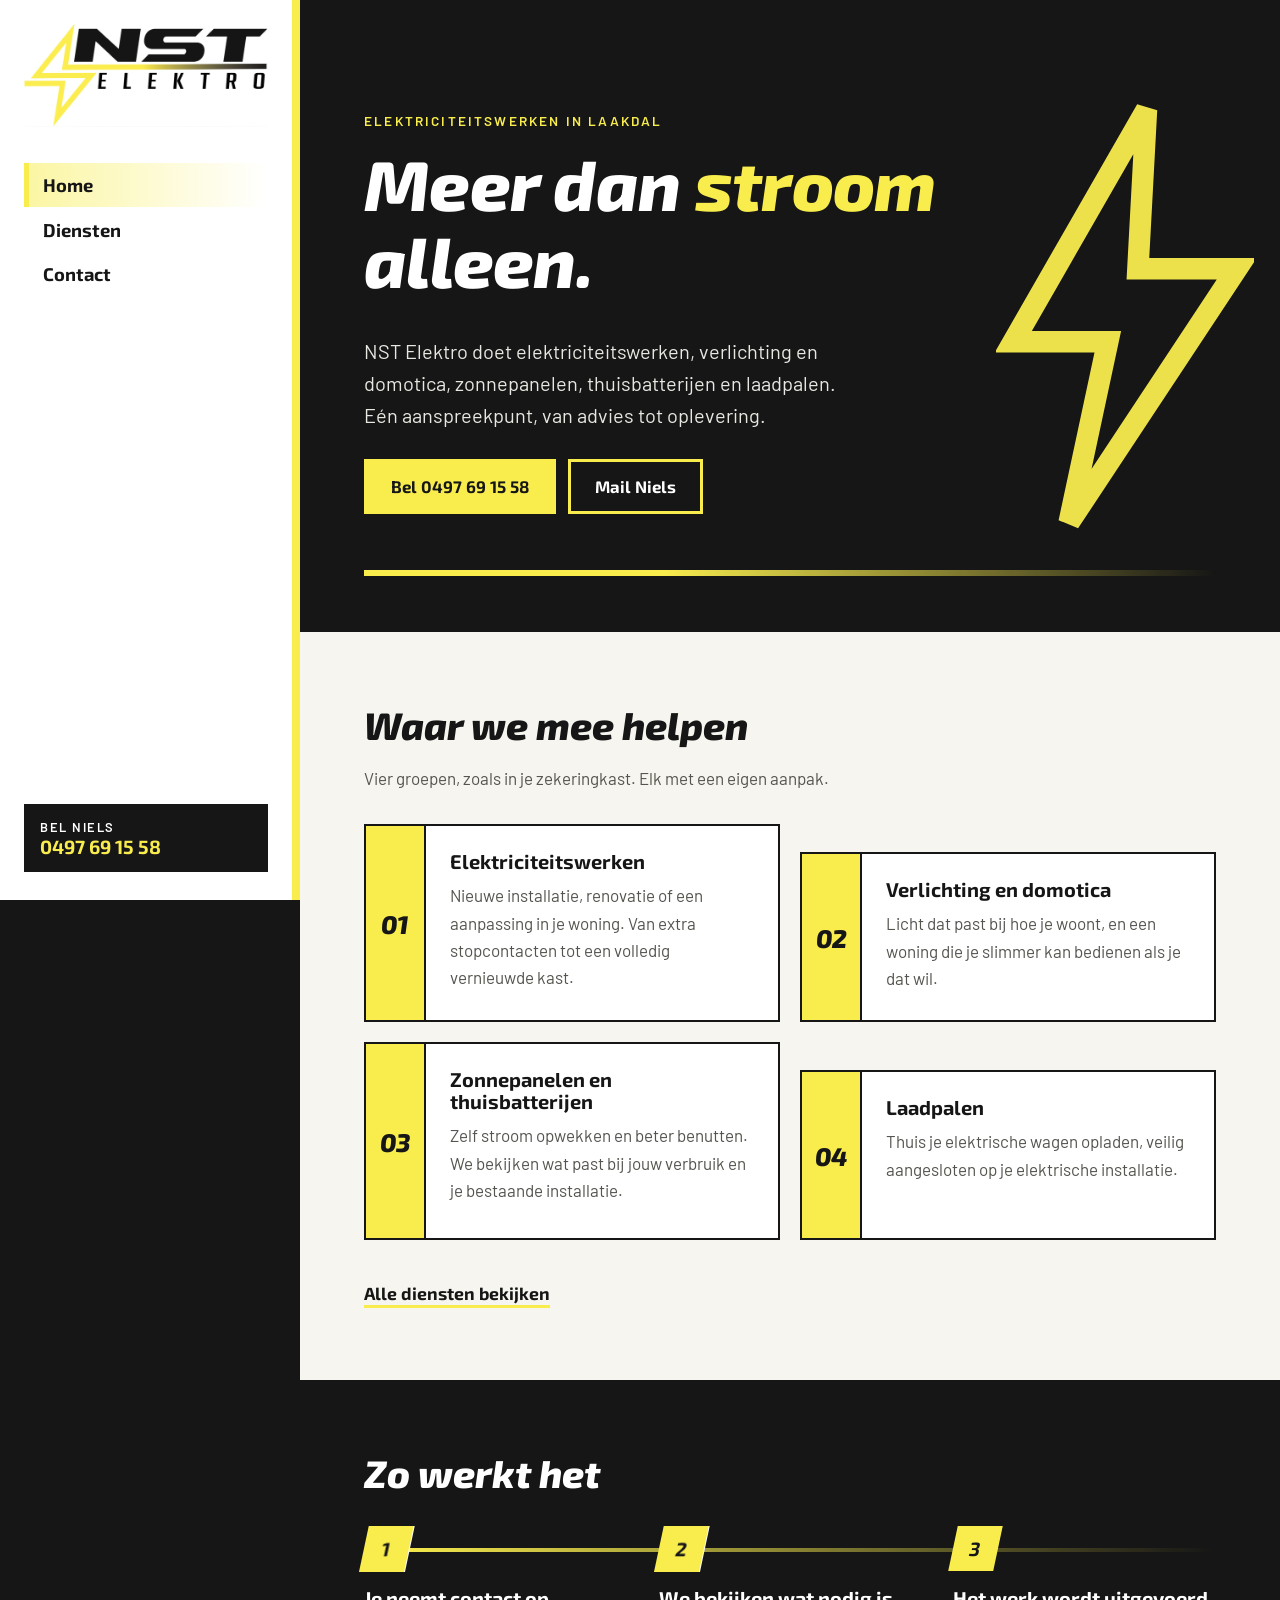
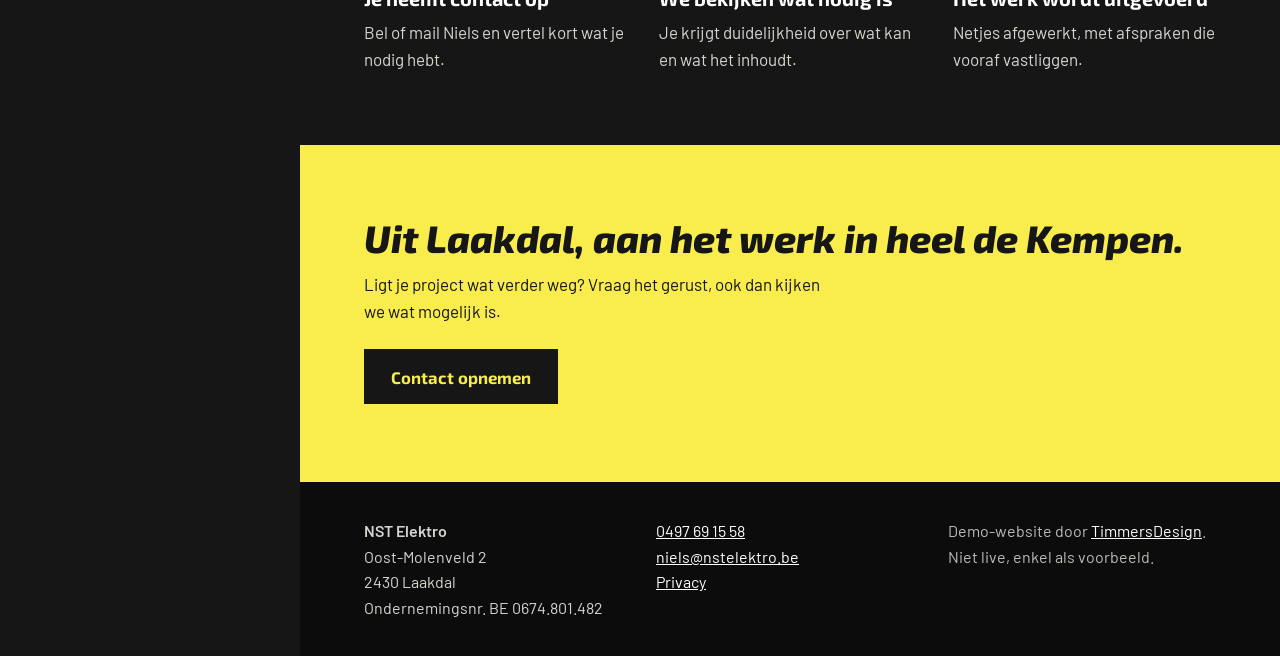
<file: index.html>
<!doctype html>
<html lang="nl-BE">
<head>
<meta charset="utf-8">
<meta name="viewport" content="width=device-width, initial-scale=1">
<title>NST Elektro Laakdal | Elektriciteit en zonnepanelen</title>
<meta name="description" content="NST Elektro in Laakdal voor elektriciteitswerken, verlichting en domotica, zonnepanelen, thuisbatterijen en laadpalen. Bel of mail Niels voor een duidelijke afspraak.">
<meta name="robots" content="noindex,nofollow">
<meta http-equiv="Content-Security-Policy" content="default-src 'self'; img-src 'self' data:; style-src 'self'; script-src 'self'; font-src 'self'; object-src 'none'; base-uri 'self'; form-action 'none'">
<meta name="referrer" content="strict-origin-when-cross-origin">
<meta name="theme-color" content="#161616">
<link rel="canonical" href="https://timmersdesign.be/demo-nst-elektro/">
<link rel="icon" href="assets/favicon.svg" type="image/svg+xml">
<link rel="preload" href="assets/fonts/exo-2-latin-800-italic.woff2" as="font" type="font/woff2" crossorigin>
<link rel="stylesheet" href="assets/style.css">
<meta property="og:type" content="website">
<meta property="og:locale" content="nl_BE">
<meta property="og:title" content="NST Elektro Laakdal | Elektriciteit en zonnepanelen">
<meta property="og:description" content="NST Elektro in Laakdal voor elektriciteitswerken, verlichting en domotica, zonnepanelen, thuisbatterijen en laadpalen. Bel of mail Niels voor een duidelijke afspraak.">
<meta property="og:url" content="https://timmersdesign.be/demo-nst-elektro/">
<meta property="og:image" content="https://timmersdesign.be/demo-nst-elektro/assets/og.png">
<meta property="og:image:width" content="1200">
<meta property="og:image:height" content="630">
<meta property="og:image:alt" content="NST Elektro, elektriciteitswerken in Laakdal">
<meta name="twitter:card" content="summary_large_image">
<meta name="twitter:title" content="NST Elektro Laakdal | Elektriciteit en zonnepanelen">
<meta name="twitter:description" content="NST Elektro in Laakdal voor elektriciteitswerken, verlichting en domotica, zonnepanelen, thuisbatterijen en laadpalen. Bel of mail Niels voor een duidelijke afspraak.">
<meta name="twitter:image" content="https://timmersdesign.be/demo-nst-elektro/assets/og.png">
<script type="application/ld+json">{"@context": "https://schema.org", "@type": "Electrician", "name": "NST Elektro", "url": "https://timmersdesign.be/demo-nst-elektro/", "logo": "https://timmersdesign.be/demo-nst-elektro/assets/logo.webp", "image": "https://timmersdesign.be/demo-nst-elektro/assets/og.png", "telephone": "+32497691558", "email": "niels@nstelektro.be", "address": {"@type": "PostalAddress", "streetAddress": "Oost-Molenveld 2", "postalCode": "2430", "addressLocality": "Laakdal", "addressCountry": "BE"}, "areaServed": "Laakdal", "vatID": "BE0674.801.482", "makesOffer": [{"@type": "Offer", "itemOffered": {"@type": "Service", "name": "Elektriciteitswerken"}}, {"@type": "Offer", "itemOffered": {"@type": "Service", "name": "Verlichting en domotica"}}, {"@type": "Offer", "itemOffered": {"@type": "Service", "name": "Zonnepanelen"}}, {"@type": "Offer", "itemOffered": {"@type": "Service", "name": "Thuisbatterijen"}}, {"@type": "Offer", "itemOffered": {"@type": "Service", "name": "Laadpalen"}}]}</script>
</head>
<body>
<a class="skip" href="#inhoud">Naar de inhoud</a>
<div class="shell">
<header class="rail">
<a class="brand" href="./"><img src="assets/logo.webp" width="1152" height="486" alt="NST Elektro, naar de startpagina"></a>
<nav aria-label="Hoofdmenu"><ul><li><a href="" aria-current="page">Home</a></li><li><a href="diensten/">Diensten</a></li><li><a href="contact/">Contact</a></li></ul></nav>
<a class="railcall" href="tel:+32497691558"><span class="small">Bel Niels</span>0497 69 15 58</a>
</header>
<main id="inhoud">
<section class="hero">
<svg class="bolt" viewBox="0 0 120 200" aria-hidden="true" focusable="false"><polygon points="70,4 8,112 52,112 34,196 112,78 66,78" fill="none" stroke="currentColor" stroke-width="10" stroke-linejoin="miter"/></svg>
<p class="kicker">Elektriciteitswerken in Laakdal</p>
<h1>Meer dan <em>stroom</em> alleen.</h1>
<p class="lead">NST Elektro doet elektriciteitswerken, verlichting en domotica, zonnepanelen, thuisbatterijen en laadpalen. Eén aanspreekpunt, van advies tot oplevering.</p>
<div class="actions">
<a class="btn btn-y" href="tel:+32497691558">Bel 0497 69 15 58</a>
<a class="btn btn-o" href="mailto:niels@nstelektro.be">Mail Niels</a>
</div>
<div class="wire" aria-hidden="true"></div>
</section>
<section class="sec paper">
<h2>Waar we mee helpen</h2>
<p class="sub">Vier groepen, zoals in je zekeringkast. Elk met een eigen aanpak.</p>
<ol class="groepen"><li class="groep"><span class="nr">01</span><h3>Elektriciteitswerken</h3><p>Nieuwe installatie, renovatie of een aanpassing in je woning. Van extra stopcontacten tot een volledig vernieuwde kast.</p></li><li class="groep"><span class="nr">02</span><h3>Verlichting en domotica</h3><p>Licht dat past bij hoe je woont, en een woning die je slimmer kan bedienen als je dat wil.</p></li><li class="groep"><span class="nr">03</span><h3>Zonnepanelen en thuisbatterijen</h3><p>Zelf stroom opwekken en beter benutten. We bekijken wat past bij jouw verbruik en je bestaande installatie.</p></li><li class="groep"><span class="nr">04</span><h3>Laadpalen</h3><p>Thuis je elektrische wagen opladen, veilig aangesloten op je elektrische installatie.</p></li></ol>
<p class="more"><a class="textlink" href="diensten/">Alle diensten bekijken</a></p>
</section>
<section class="sec">
<h2>Zo werkt het</h2>
<ol class="steps"><li><span class="dot">1</span><h3>Je neemt contact op</h3><p>Bel of mail Niels en vertel kort wat je nodig hebt.</p></li><li><span class="dot">2</span><h3>We bekijken wat nodig is</h3><p>Je krijgt duidelijkheid over wat kan en wat het inhoudt.</p></li><li><span class="dot">3</span><h3>Het werk wordt uitgevoerd</h3><p>Netjes afgewerkt, met afspraken die vooraf vastliggen.</p></li></ol>
</section>
<section class="sec band">
<div>
<h2>Uit Laakdal, aan het werk in heel de Kempen.</h2>
<p>Ligt je project wat verder weg? Vraag het gerust, ook dan kijken we wat mogelijk is.</p>
</div>
<a class="btn btn-y" href="contact/">Contact opnemen</a>
</section>
</main>
<footer class="foot">
<div class="foot-grid">
<div><strong>NST Elektro</strong><br>Oost-Molenveld 2<br>2430 Laakdal<br>Ondernemingsnr. BE 0674.801.482</div>
<div><a href="tel:+32497691558">0497 69 15 58</a><br><a href="mailto:niels@nstelektro.be">niels@nstelektro.be</a><br><a href="privacy/">Privacy</a></div>
<div class="demo">Demo-website door <a href="https://www.timmersdesign.be" rel="noopener noreferrer" target="_blank">TimmersDesign</a>. Niet live, enkel als voorbeeld.</div>
</div>
</footer>
</div>
</body>
</html>
</file>
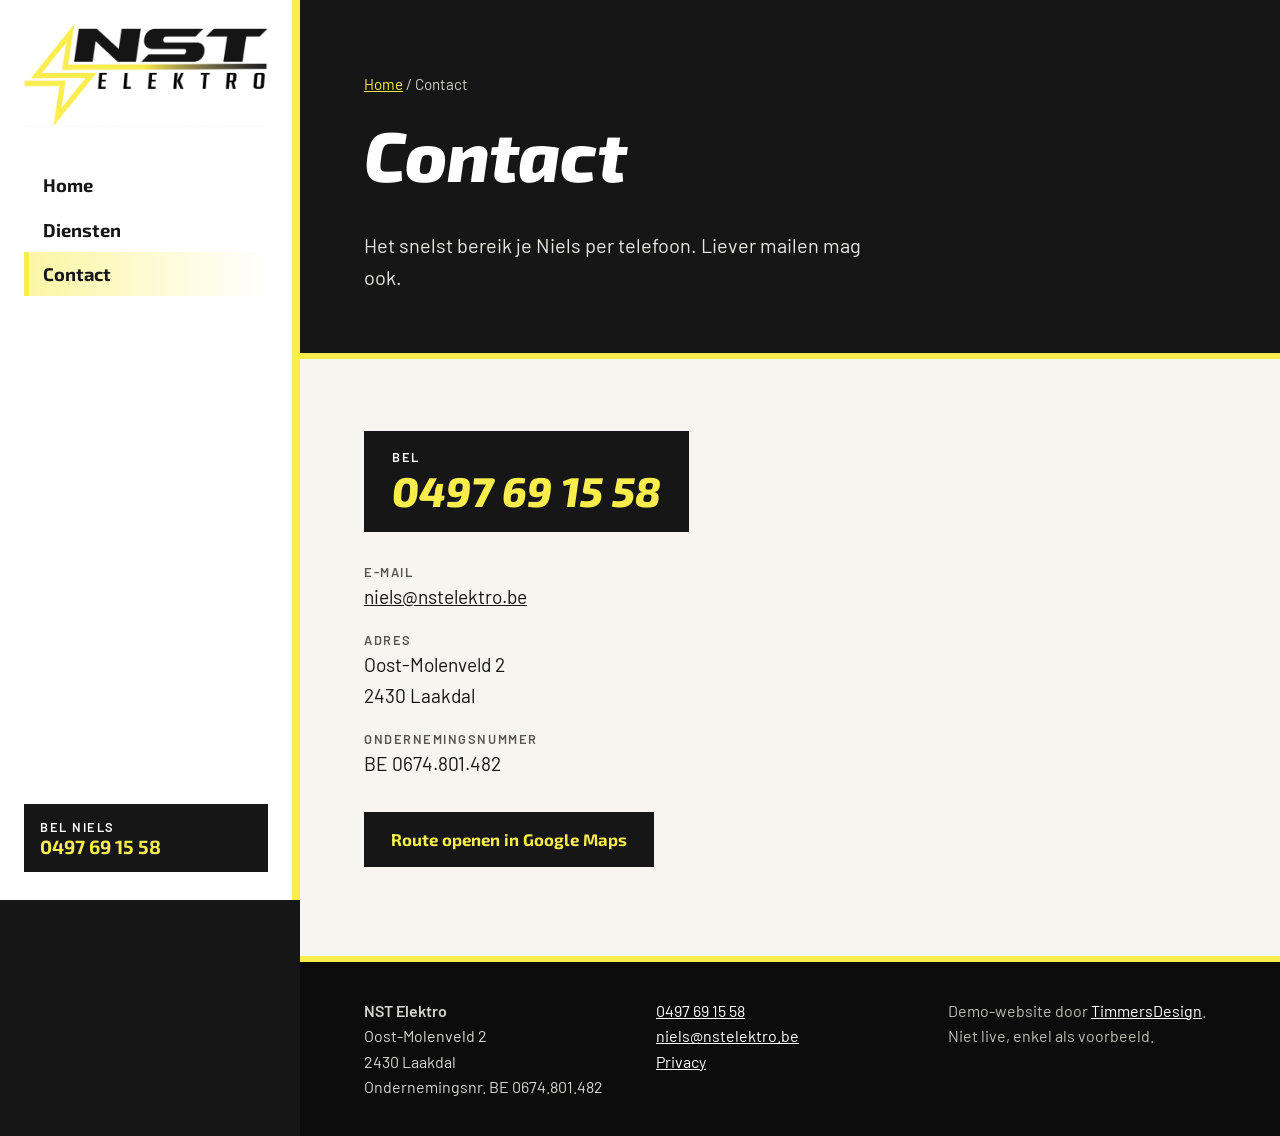
<file: contact/index.html>
<!doctype html>
<html lang="nl-BE">
<head>
<meta charset="utf-8">
<meta name="viewport" content="width=device-width, initial-scale=1">
<title>Contact | NST Elektro Laakdal</title>
<meta name="description" content="Contact met NST Elektro in Laakdal. Bel 0497 69 15 58 of mail niels@nstelektro.be.">
<meta name="robots" content="noindex,nofollow">
<meta http-equiv="Content-Security-Policy" content="default-src 'self'; img-src 'self' data:; style-src 'self'; script-src 'self'; font-src 'self'; object-src 'none'; base-uri 'self'; form-action 'none'">
<meta name="referrer" content="strict-origin-when-cross-origin">
<meta name="theme-color" content="#161616">
<link rel="canonical" href="https://timmersdesign.be/demo-nst-elektro/contact/">
<link rel="icon" href="../assets/favicon.svg" type="image/svg+xml">
<link rel="preload" href="../assets/fonts/exo-2-latin-800-italic.woff2" as="font" type="font/woff2" crossorigin>
<link rel="stylesheet" href="../assets/style.css">
<meta property="og:type" content="website">
<meta property="og:locale" content="nl_BE">
<meta property="og:title" content="Contact | NST Elektro Laakdal">
<meta property="og:description" content="Contact met NST Elektro in Laakdal. Bel 0497 69 15 58 of mail niels@nstelektro.be.">
<meta property="og:url" content="https://timmersdesign.be/demo-nst-elektro/contact/">
<meta property="og:image" content="https://timmersdesign.be/demo-nst-elektro/assets/og.png">
<meta property="og:image:width" content="1200">
<meta property="og:image:height" content="630">
<meta property="og:image:alt" content="NST Elektro, elektriciteitswerken in Laakdal">
<meta name="twitter:card" content="summary_large_image">
<meta name="twitter:title" content="Contact | NST Elektro Laakdal">
<meta name="twitter:description" content="Contact met NST Elektro in Laakdal. Bel 0497 69 15 58 of mail niels@nstelektro.be.">
<meta name="twitter:image" content="https://timmersdesign.be/demo-nst-elektro/assets/og.png">
<script type="application/ld+json">{"@context": "https://schema.org", "@type": "Electrician", "name": "NST Elektro", "url": "https://timmersdesign.be/demo-nst-elektro/", "logo": "https://timmersdesign.be/demo-nst-elektro/assets/logo.webp", "image": "https://timmersdesign.be/demo-nst-elektro/assets/og.png", "telephone": "+32497691558", "email": "niels@nstelektro.be", "address": {"@type": "PostalAddress", "streetAddress": "Oost-Molenveld 2", "postalCode": "2430", "addressLocality": "Laakdal", "addressCountry": "BE"}, "areaServed": "Laakdal", "vatID": "BE0674.801.482", "makesOffer": [{"@type": "Offer", "itemOffered": {"@type": "Service", "name": "Elektriciteitswerken"}}, {"@type": "Offer", "itemOffered": {"@type": "Service", "name": "Verlichting en domotica"}}, {"@type": "Offer", "itemOffered": {"@type": "Service", "name": "Zonnepanelen"}}, {"@type": "Offer", "itemOffered": {"@type": "Service", "name": "Thuisbatterijen"}}, {"@type": "Offer", "itemOffered": {"@type": "Service", "name": "Laadpalen"}}]}</script>
</head>
<body>
<a class="skip" href="#inhoud">Naar de inhoud</a>
<div class="shell">
<header class="rail">
<a class="brand" href="../"><img src="../assets/logo.webp" width="1152" height="486" alt="NST Elektro, naar de startpagina"></a>
<nav aria-label="Hoofdmenu"><ul><li><a href="../">Home</a></li><li><a href="../diensten/">Diensten</a></li><li><a href="../contact/" aria-current="page">Contact</a></li></ul></nav>
<a class="railcall" href="tel:+32497691558"><span class="small">Bel Niels</span>0497 69 15 58</a>
</header>
<main id="inhoud">
<section class="pagehead">
<nav class="crumbs" aria-label="Kruimelpad"><a href="../">Home</a> / <span>Contact</span></nav>
<h1>Contact</h1>
<p class="lead">Het snelst bereik je Niels per telefoon. Liever mailen mag ook.</p>
</section>
<section class="sec paper contact">
<a class="bigcall" href="tel:+32497691558"><span class="small">Bel</span>0497 69 15 58</a>
<dl class="gegevens">
<div><dt>E-mail</dt><dd><a href="mailto:niels@nstelektro.be">niels@nstelektro.be</a></dd></div>
<div><dt>Adres</dt><dd>Oost-Molenveld 2<br>2430 Laakdal</dd></div>
<div><dt>Ondernemingsnummer</dt><dd>BE 0674.801.482</dd></div>
</dl>
<p><a class="btn btn-k" href="https://www.google.com/maps/search/?api=1&query=NST+Elektro+Oost-Molenveld+2+2430+Laakdal" rel="noopener noreferrer" target="_blank">Route openen in Google Maps</a></p>
</section>
</main>
<footer class="foot">
<div class="foot-grid">
<div><strong>NST Elektro</strong><br>Oost-Molenveld 2<br>2430 Laakdal<br>Ondernemingsnr. BE 0674.801.482</div>
<div><a href="tel:+32497691558">0497 69 15 58</a><br><a href="mailto:niels@nstelektro.be">niels@nstelektro.be</a><br><a href="../privacy/">Privacy</a></div>
<div class="demo">Demo-website door <a href="https://www.timmersdesign.be" rel="noopener noreferrer" target="_blank">TimmersDesign</a>. Niet live, enkel als voorbeeld.</div>
</div>
</footer>
</div>
</body>
</html>
</file>
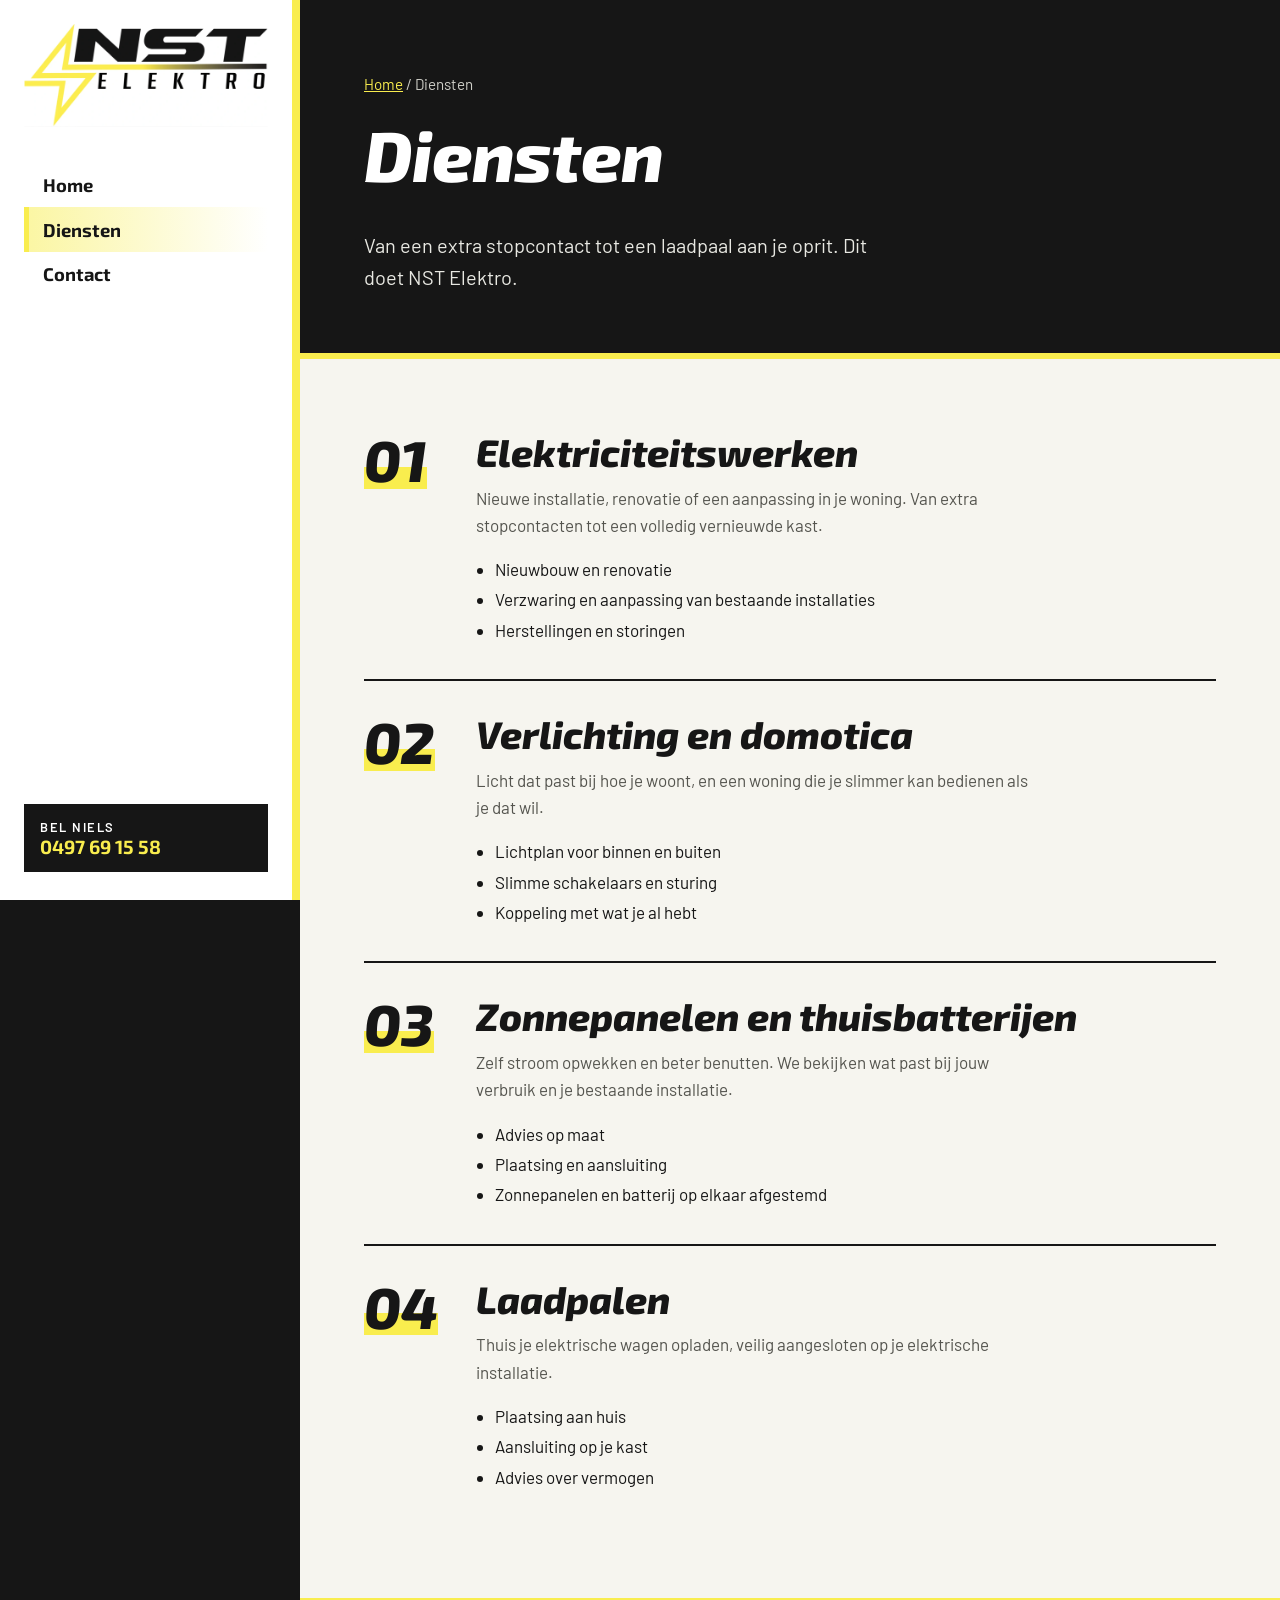
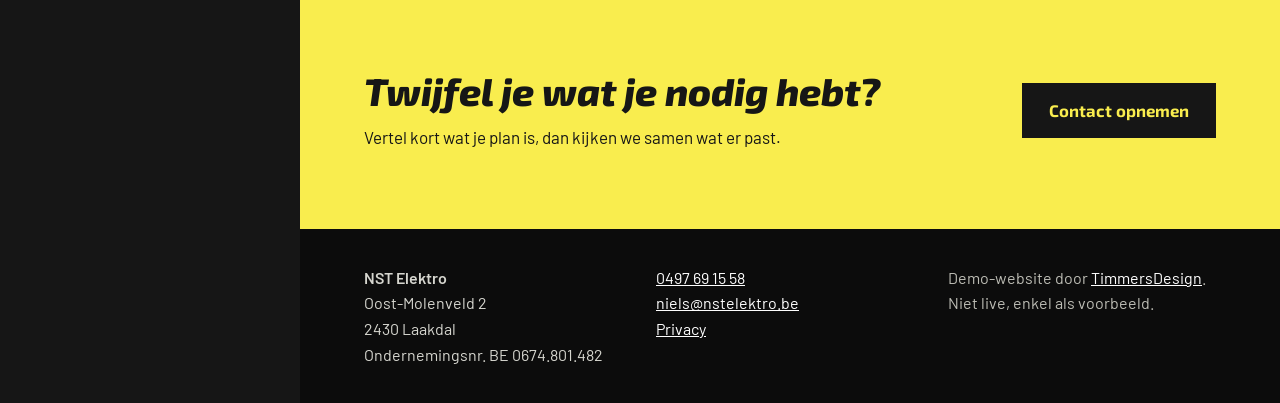
<file: diensten/index.html>
<!doctype html>
<html lang="nl-BE">
<head>
<meta charset="utf-8">
<meta name="viewport" content="width=device-width, initial-scale=1">
<title>Diensten | NST Elektro Laakdal</title>
<meta name="description" content="Elektriciteitswerken, verlichting en domotica, zonnepanelen, thuisbatterijen en laadpalen in Laakdal. Bekijk wat NST Elektro voor je kan doen.">
<meta name="robots" content="noindex,nofollow">
<meta http-equiv="Content-Security-Policy" content="default-src 'self'; img-src 'self' data:; style-src 'self'; script-src 'self'; font-src 'self'; object-src 'none'; base-uri 'self'; form-action 'none'">
<meta name="referrer" content="strict-origin-when-cross-origin">
<meta name="theme-color" content="#161616">
<link rel="canonical" href="https://timmersdesign.be/demo-nst-elektro/diensten/">
<link rel="icon" href="../assets/favicon.svg" type="image/svg+xml">
<link rel="preload" href="../assets/fonts/exo-2-latin-800-italic.woff2" as="font" type="font/woff2" crossorigin>
<link rel="stylesheet" href="../assets/style.css">
<meta property="og:type" content="website">
<meta property="og:locale" content="nl_BE">
<meta property="og:title" content="Diensten | NST Elektro Laakdal">
<meta property="og:description" content="Elektriciteitswerken, verlichting en domotica, zonnepanelen, thuisbatterijen en laadpalen in Laakdal. Bekijk wat NST Elektro voor je kan doen.">
<meta property="og:url" content="https://timmersdesign.be/demo-nst-elektro/diensten/">
<meta property="og:image" content="https://timmersdesign.be/demo-nst-elektro/assets/og.png">
<meta property="og:image:width" content="1200">
<meta property="og:image:height" content="630">
<meta property="og:image:alt" content="NST Elektro, elektriciteitswerken in Laakdal">
<meta name="twitter:card" content="summary_large_image">
<meta name="twitter:title" content="Diensten | NST Elektro Laakdal">
<meta name="twitter:description" content="Elektriciteitswerken, verlichting en domotica, zonnepanelen, thuisbatterijen en laadpalen in Laakdal. Bekijk wat NST Elektro voor je kan doen.">
<meta name="twitter:image" content="https://timmersdesign.be/demo-nst-elektro/assets/og.png">
<script type="application/ld+json">{"@context": "https://schema.org", "@type": "Electrician", "name": "NST Elektro", "url": "https://timmersdesign.be/demo-nst-elektro/", "logo": "https://timmersdesign.be/demo-nst-elektro/assets/logo.webp", "image": "https://timmersdesign.be/demo-nst-elektro/assets/og.png", "telephone": "+32497691558", "email": "niels@nstelektro.be", "address": {"@type": "PostalAddress", "streetAddress": "Oost-Molenveld 2", "postalCode": "2430", "addressLocality": "Laakdal", "addressCountry": "BE"}, "areaServed": "Laakdal", "vatID": "BE0674.801.482", "makesOffer": [{"@type": "Offer", "itemOffered": {"@type": "Service", "name": "Elektriciteitswerken"}}, {"@type": "Offer", "itemOffered": {"@type": "Service", "name": "Verlichting en domotica"}}, {"@type": "Offer", "itemOffered": {"@type": "Service", "name": "Zonnepanelen"}}, {"@type": "Offer", "itemOffered": {"@type": "Service", "name": "Thuisbatterijen"}}, {"@type": "Offer", "itemOffered": {"@type": "Service", "name": "Laadpalen"}}]}</script>
</head>
<body>
<a class="skip" href="#inhoud">Naar de inhoud</a>
<div class="shell">
<header class="rail">
<a class="brand" href="../"><img src="../assets/logo.webp" width="1152" height="486" alt="NST Elektro, naar de startpagina"></a>
<nav aria-label="Hoofdmenu"><ul><li><a href="../">Home</a></li><li><a href="../diensten/" aria-current="page">Diensten</a></li><li><a href="../contact/">Contact</a></li></ul></nav>
<a class="railcall" href="tel:+32497691558"><span class="small">Bel Niels</span>0497 69 15 58</a>
</header>
<main id="inhoud">
<section class="pagehead">
<nav class="crumbs" aria-label="Kruimelpad"><a href="../">Home</a> / <span>Diensten</span></nav>
<h1>Diensten</h1>
<p class="lead">Van een extra stopcontact tot een laadpaal aan je oprit. Dit doet NST Elektro.</p>
</section>
<section class="sec paper">
<article class="dienst"><div class="dnr" aria-hidden="true">01</div><div><h2>Elektriciteitswerken</h2><p>Nieuwe installatie, renovatie of een aanpassing in je woning. Van extra stopcontacten tot een volledig vernieuwde kast.</p><ul><li>Nieuwbouw en renovatie</li><li>Verzwaring en aanpassing van bestaande installaties</li><li>Herstellingen en storingen</li></ul></div></article><article class="dienst"><div class="dnr" aria-hidden="true">02</div><div><h2>Verlichting en domotica</h2><p>Licht dat past bij hoe je woont, en een woning die je slimmer kan bedienen als je dat wil.</p><ul><li>Lichtplan voor binnen en buiten</li><li>Slimme schakelaars en sturing</li><li>Koppeling met wat je al hebt</li></ul></div></article><article class="dienst"><div class="dnr" aria-hidden="true">03</div><div><h2>Zonnepanelen en thuisbatterijen</h2><p>Zelf stroom opwekken en beter benutten. We bekijken wat past bij jouw verbruik en je bestaande installatie.</p><ul><li>Advies op maat</li><li>Plaatsing en aansluiting</li><li>Zonnepanelen en batterij op elkaar afgestemd</li></ul></div></article><article class="dienst"><div class="dnr" aria-hidden="true">04</div><div><h2>Laadpalen</h2><p>Thuis je elektrische wagen opladen, veilig aangesloten op je elektrische installatie.</p><ul><li>Plaatsing aan huis</li><li>Aansluiting op je kast</li><li>Advies over vermogen</li></ul></div></article>
</section>
<section class="sec band">
<div><h2>Twijfel je wat je nodig hebt?</h2><p>Vertel kort wat je plan is, dan kijken we samen wat er past.</p></div>
<a class="btn btn-y" href="../contact/">Contact opnemen</a>
</section>
</main>
<footer class="foot">
<div class="foot-grid">
<div><strong>NST Elektro</strong><br>Oost-Molenveld 2<br>2430 Laakdal<br>Ondernemingsnr. BE 0674.801.482</div>
<div><a href="tel:+32497691558">0497 69 15 58</a><br><a href="mailto:niels@nstelektro.be">niels@nstelektro.be</a><br><a href="../privacy/">Privacy</a></div>
<div class="demo">Demo-website door <a href="https://www.timmersdesign.be" rel="noopener noreferrer" target="_blank">TimmersDesign</a>. Niet live, enkel als voorbeeld.</div>
</div>
</footer>
</div>
</body>
</html>
</file>
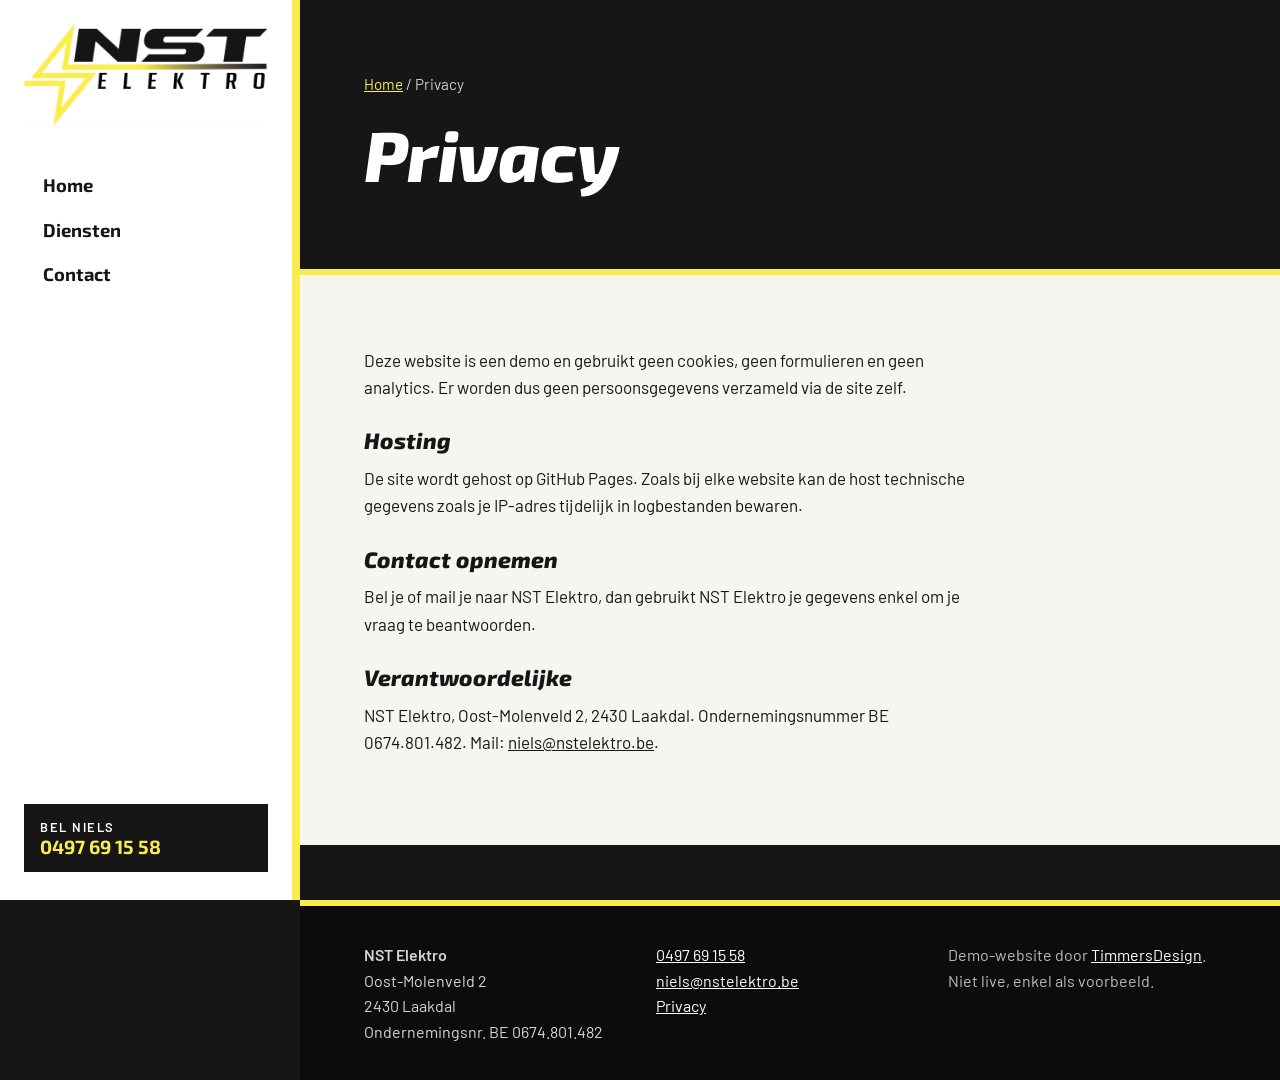
<file: privacy/index.html>
<!doctype html>
<html lang="nl-BE">
<head>
<meta charset="utf-8">
<meta name="viewport" content="width=device-width, initial-scale=1">
<title>Privacy | NST Elektro Laakdal</title>
<meta name="description" content="Privacyverklaring van de website van NST Elektro in Laakdal.">
<meta name="robots" content="noindex,nofollow">
<meta http-equiv="Content-Security-Policy" content="default-src 'self'; img-src 'self' data:; style-src 'self'; script-src 'self'; font-src 'self'; object-src 'none'; base-uri 'self'; form-action 'none'">
<meta name="referrer" content="strict-origin-when-cross-origin">
<meta name="theme-color" content="#161616">
<link rel="canonical" href="https://timmersdesign.be/demo-nst-elektro/privacy/">
<link rel="icon" href="../assets/favicon.svg" type="image/svg+xml">
<link rel="preload" href="../assets/fonts/exo-2-latin-800-italic.woff2" as="font" type="font/woff2" crossorigin>
<link rel="stylesheet" href="../assets/style.css">
<meta property="og:type" content="website">
<meta property="og:locale" content="nl_BE">
<meta property="og:title" content="Privacy | NST Elektro Laakdal">
<meta property="og:description" content="Privacyverklaring van de website van NST Elektro in Laakdal.">
<meta property="og:url" content="https://timmersdesign.be/demo-nst-elektro/privacy/">
<meta property="og:image" content="https://timmersdesign.be/demo-nst-elektro/assets/og.png">
<meta property="og:image:width" content="1200">
<meta property="og:image:height" content="630">
<meta property="og:image:alt" content="NST Elektro, elektriciteitswerken in Laakdal">
<meta name="twitter:card" content="summary_large_image">
<meta name="twitter:title" content="Privacy | NST Elektro Laakdal">
<meta name="twitter:description" content="Privacyverklaring van de website van NST Elektro in Laakdal.">
<meta name="twitter:image" content="https://timmersdesign.be/demo-nst-elektro/assets/og.png">
</head>
<body>
<a class="skip" href="#inhoud">Naar de inhoud</a>
<div class="shell">
<header class="rail">
<a class="brand" href="../"><img src="../assets/logo.webp" width="1152" height="486" alt="NST Elektro, naar de startpagina"></a>
<nav aria-label="Hoofdmenu"><ul><li><a href="../">Home</a></li><li><a href="../diensten/">Diensten</a></li><li><a href="../contact/">Contact</a></li></ul></nav>
<a class="railcall" href="tel:+32497691558"><span class="small">Bel Niels</span>0497 69 15 58</a>
</header>
<main id="inhoud">
<section class="pagehead">
<nav class="crumbs" aria-label="Kruimelpad"><a href="../">Home</a> / <span>Privacy</span></nav>
<h1>Privacy</h1>
</section>
<section class="sec paper prose">
<p>Deze website is een demo en gebruikt geen cookies, geen formulieren en geen analytics. Er worden dus geen persoonsgegevens verzameld via de site zelf.</p>
<h2>Hosting</h2>
<p>De site wordt gehost op GitHub Pages. Zoals bij elke website kan de host technische gegevens zoals je IP-adres tijdelijk in logbestanden bewaren.</p>
<h2>Contact opnemen</h2>
<p>Bel je of mail je naar NST Elektro, dan gebruikt NST Elektro je gegevens enkel om je vraag te beantwoorden.</p>
<h2>Verantwoordelijke</h2>
<p>NST Elektro, Oost-Molenveld 2, 2430 Laakdal. Ondernemingsnummer BE 0674.801.482. Mail: <a href="mailto:niels@nstelektro.be">niels@nstelektro.be</a>.</p>
</section>
</main>
<footer class="foot">
<div class="foot-grid">
<div><strong>NST Elektro</strong><br>Oost-Molenveld 2<br>2430 Laakdal<br>Ondernemingsnr. BE 0674.801.482</div>
<div><a href="tel:+32497691558">0497 69 15 58</a><br><a href="mailto:niels@nstelektro.be">niels@nstelektro.be</a><br><a href="../privacy/">Privacy</a></div>
<div class="demo">Demo-website door <a href="https://www.timmersdesign.be" rel="noopener noreferrer" target="_blank">TimmersDesign</a>. Niet live, enkel als voorbeeld.</div>
</div>
</footer>
</div>
</body>
</html>
</file>
<file: assets/style.css>
@font-face{font-family:"Exo 2";font-style:italic;font-weight:800;font-display:swap;src:url(fonts/exo-2-latin-800-italic.woff2) format("woff2")}
@font-face{font-family:"Exo 2";font-style:normal;font-weight:700;font-display:swap;src:url(fonts/exo-2-latin-700-normal.woff2) format("woff2")}
@font-face{font-family:"Barlow";font-style:normal;font-weight:400;font-display:swap;src:url(fonts/barlow-latin-400-normal.woff2) format("woff2")}
@font-face{font-family:"Barlow";font-style:normal;font-weight:600;font-display:swap;src:url(fonts/barlow-latin-600-normal.woff2) format("woff2")}

:root{--y:#F9ED4E;--k:#161616;--paper:#F6F5EF;--grey:#55554f;--line:#d9d7cc;--rail:300px}
*{box-sizing:border-box}
html{scroll-behavior:smooth}
body{margin:0;background:var(--k);color:#fff;font:400 1.0625rem/1.6 "Barlow",system-ui,sans-serif;-webkit-text-size-adjust:100%}
img{max-width:100%;height:auto;display:block}
a{color:inherit}
h1,h2,h3{font-family:"Exo 2","Barlow",sans-serif;line-height:1.1;margin:0 0 .5em}
h1{font-style:italic;font-weight:800;font-size:clamp(2.4rem,6vw,4.4rem);letter-spacing:-.01em}
h2{font-style:italic;font-weight:800;font-size:clamp(1.7rem,3.4vw,2.4rem)}
h3{font-weight:700;font-size:1.25rem}
p{margin:0 0 1em}
:focus-visible{outline:3px solid var(--y);outline-offset:3px}
.paper :focus-visible,.rail :focus-visible{outline-color:var(--k)}
.skip{position:absolute;left:-999px;top:0;background:var(--y);color:var(--k);padding:.75rem 1rem;z-index:20;font-weight:600}
.skip:focus{left:0}

.shell{display:grid;grid-template-columns:var(--rail) 1fr;min-height:100vh}
.rail{position:sticky;top:0;height:100vh;background:#fff;color:var(--k);display:flex;flex-direction:column;padding:1.5rem 1.5rem 1.75rem;border-right:8px solid var(--y)}
.brand{display:block;margin-bottom:2.25rem}
.rail nav ul{list-style:none;margin:0;padding:0}
.rail nav a{display:block;text-decoration:none;font:700 1.15rem "Exo 2",sans-serif;padding:.7rem 0 .7rem .9rem;border-left:5px solid transparent}
.rail nav a:hover{border-left-color:var(--line)}
.rail nav a[aria-current="page"]{border-left-color:var(--y);background:linear-gradient(90deg,#fbf6a4,#fff)}
.railcall{margin-top:auto;display:block;background:var(--k);color:var(--y);text-decoration:none;padding:.9rem 1rem;font:700 1.2rem "Exo 2",sans-serif}
.railcall .small,.bigcall .small{display:block;font:600 .8rem "Barlow",sans-serif;letter-spacing:.12em;text-transform:uppercase;color:#fff}

main{min-width:0}
.hero{position:relative;overflow:hidden;padding:clamp(3rem,9vw,7rem) clamp(1.25rem,5vw,4rem) 3.5rem}
.hero .bolt{position:absolute;right:clamp(-30px,2vw,40px);top:50%;transform:translateY(-50%);height:min(80%,430px);width:auto;color:var(--y);opacity:.95}
.hero h1,.hero .lead,.hero .actions,.kicker{position:relative}
.hero h1{max-width:10.5em}
.kicker{max-width:40ch}
.hero .lead{max-width:44ch}
.hero em{font-style:italic;color:var(--y)}
.kicker{font:600 .85rem "Barlow",sans-serif;letter-spacing:.16em;text-transform:uppercase;color:var(--y);margin-bottom:1rem}
.lead{font-size:1.25rem;color:#e8e8e2;max-width:48ch}
.actions{display:flex;flex-wrap:wrap;gap:.75rem;margin-top:1.75rem}
.btn{display:inline-block;padding:.9rem 1.5rem;font:700 1.05rem "Exo 2",sans-serif;text-decoration:none;border:3px solid var(--y);min-height:48px}
.btn-y{background:var(--y);color:var(--k)}
.btn-y:hover{background:#fff;border-color:#fff}
.btn-o{background:transparent;color:#fff}
.btn-o:hover{background:var(--y);color:var(--k)}
.btn-k{background:var(--k);color:var(--y);border-color:var(--k)}
.btn-k:hover{background:var(--y);color:var(--k)}
.wire{height:6px;margin-top:3.5rem;background:linear-gradient(90deg,var(--y) 0,var(--y) 35%,rgba(249,237,78,0) 100%)}

.sec{padding:clamp(2.5rem,6vw,4.5rem) clamp(1.25rem,5vw,4rem)}
.paper{background:var(--paper);color:var(--k)}
.sub{color:var(--grey);max-width:50ch}
.groepen{list-style:none;margin:2rem 0 0;padding:0;display:grid;grid-template-columns:repeat(2,1fr);gap:1.25rem}
.groep{background:#fff;border:2px solid var(--k);padding:1.5rem 1.5rem 1.5rem 5.25rem;position:relative;min-height:170px}
.groep:nth-child(even){margin-top:1.75rem}
.groep .nr{position:absolute;left:0;top:0;bottom:0;width:3.75rem;background:var(--y);color:var(--k);display:flex;align-items:center;justify-content:center;font:800 1.6rem "Exo 2",sans-serif;font-style:italic;border-right:2px solid var(--k)}
.groep p{margin:0;color:var(--grey)}
.more{margin:2.5rem 0 0}
.textlink{font:700 1.1rem "Exo 2",sans-serif;text-decoration-thickness:3px;text-underline-offset:5px;text-decoration-color:var(--y)}
.textlink:hover{background:var(--y)}

.steps{list-style:none;margin:2rem 0 0;padding:0;display:grid;grid-template-columns:repeat(3,1fr);gap:2rem;position:relative;counter-reset:s}
.steps::before{content:"";position:absolute;left:1.4rem;right:0;top:1.4rem;height:4px;background:linear-gradient(90deg,var(--y),rgba(249,237,78,0))}
.steps li{position:relative}
.dot{position:relative;display:flex;align-items:center;justify-content:center;width:2.8rem;height:2.8rem;background:var(--y);color:var(--k);font:800 1.2rem "Exo 2",sans-serif;margin-bottom:1rem;transform:skewX(-12deg)}
.steps p{color:#d6d6cf;margin:0}

.band{display:flex;flex-wrap:wrap;align-items:center;justify-content:space-between;gap:1.5rem;background:var(--y);color:var(--k)}
.band h2{margin-bottom:.3em}
.band p{margin:0;max-width:46ch}
.band .btn-y{background:var(--k);color:var(--y);border-color:var(--k)}
.band .btn-y:hover{background:#fff;color:var(--k)}

.pagehead{padding:clamp(2.5rem,6vw,4.5rem) clamp(1.25rem,5vw,4rem) 2.5rem;border-bottom:6px solid var(--y)}
.crumbs{font-size:.95rem;color:#cfcfc8;margin-bottom:1.25rem}
.crumbs a{color:var(--y)}
.dienst{display:grid;grid-template-columns:5.5rem 1fr;gap:1.5rem;padding:2rem 0;border-top:2px solid var(--k)}
.dienst:first-child{border-top:0;padding-top:0}
.dnr{align-self:start;width:fit-content;font:800 3.6rem/1 "Exo 2",sans-serif;font-style:italic;color:var(--k);-webkit-text-stroke:0;background:linear-gradient(transparent 62%,var(--y) 62%)}
.dienst h2{margin-bottom:.3em}
.dienst ul{margin:0;padding-left:1.2rem}
.dienst li{margin:.2rem 0}
.dienst p{color:var(--grey);max-width:56ch}

.bigcall{display:inline-block;background:var(--k);color:var(--y);text-decoration:none;padding:1.1rem 1.75rem;font:800 clamp(1.8rem,4vw,2.6rem) "Exo 2",sans-serif;font-style:italic;margin-bottom:2rem}
.bigcall:hover{background:var(--y);color:var(--k)}
.bigcall:hover .small{color:var(--k)}
.gegevens{margin:0 0 2rem;display:grid;gap:1.25rem}
.gegevens dt{font:600 .8rem "Barlow",sans-serif;letter-spacing:.12em;text-transform:uppercase;color:var(--grey)}
.gegevens dd{margin:.1rem 0 0;font-size:1.2rem}
.prose{max-width:none}
.prose p,.prose h2{max-width:62ch}
.prose h2{font-size:1.4rem;margin-top:1.75rem}

.foot{background:#0c0c0c;padding:2.25rem clamp(1.25rem,5vw,4rem);border-top:6px solid var(--y);font-size:1rem;color:#d6d6cf}
.foot-grid{display:grid;grid-template-columns:repeat(3,1fr);gap:1.5rem}
.foot a{color:#fff}
.foot a:hover{color:var(--y)}
.demo{color:#bdbdb5}

.shell > .foot{grid-column:2}

@media (max-width:960px){
.shell{display:block}
.rail{position:static;height:auto;flex-direction:row;flex-wrap:wrap;align-items:center;gap:.75rem 1.25rem;padding:.9rem 1.25rem;border-right:0;border-bottom:6px solid var(--y)}
.brand{margin:0;width:170px}
.rail nav{order:3;width:100%}
.rail nav ul{display:flex;flex-wrap:wrap;gap:.25rem 1rem}
.rail nav a{padding:.5rem 0;border-left:0;border-bottom:4px solid transparent}
.rail nav a:hover{border-bottom-color:var(--line)}
.rail nav a[aria-current="page"]{border-bottom-color:var(--y);background:none}
.railcall{margin:0 0 0 auto;padding:.55rem .9rem;font-size:1.05rem}
.railcall .small{display:none}
.hero .bolt{height:230px;right:-30px;top:auto;bottom:1rem;transform:none;opacity:.25}
.groepen{grid-template-columns:1fr}
.groep:nth-child(even){margin-top:0}
.steps{grid-template-columns:1fr;gap:1.75rem}
.steps::before{display:none}
.foot-grid{grid-template-columns:1fr}
.shell > .foot{grid-column:auto}
}
@media (max-width:480px){
.dienst{grid-template-columns:1fr;gap:.25rem}
.dnr{font-size:2.6rem;width:fit-content}
.actions .btn{width:100%;text-align:center}
}
@media (prefers-reduced-motion:reduce){html{scroll-behavior:auto}*{transition:none!important;animation:none!important}}
</file>
